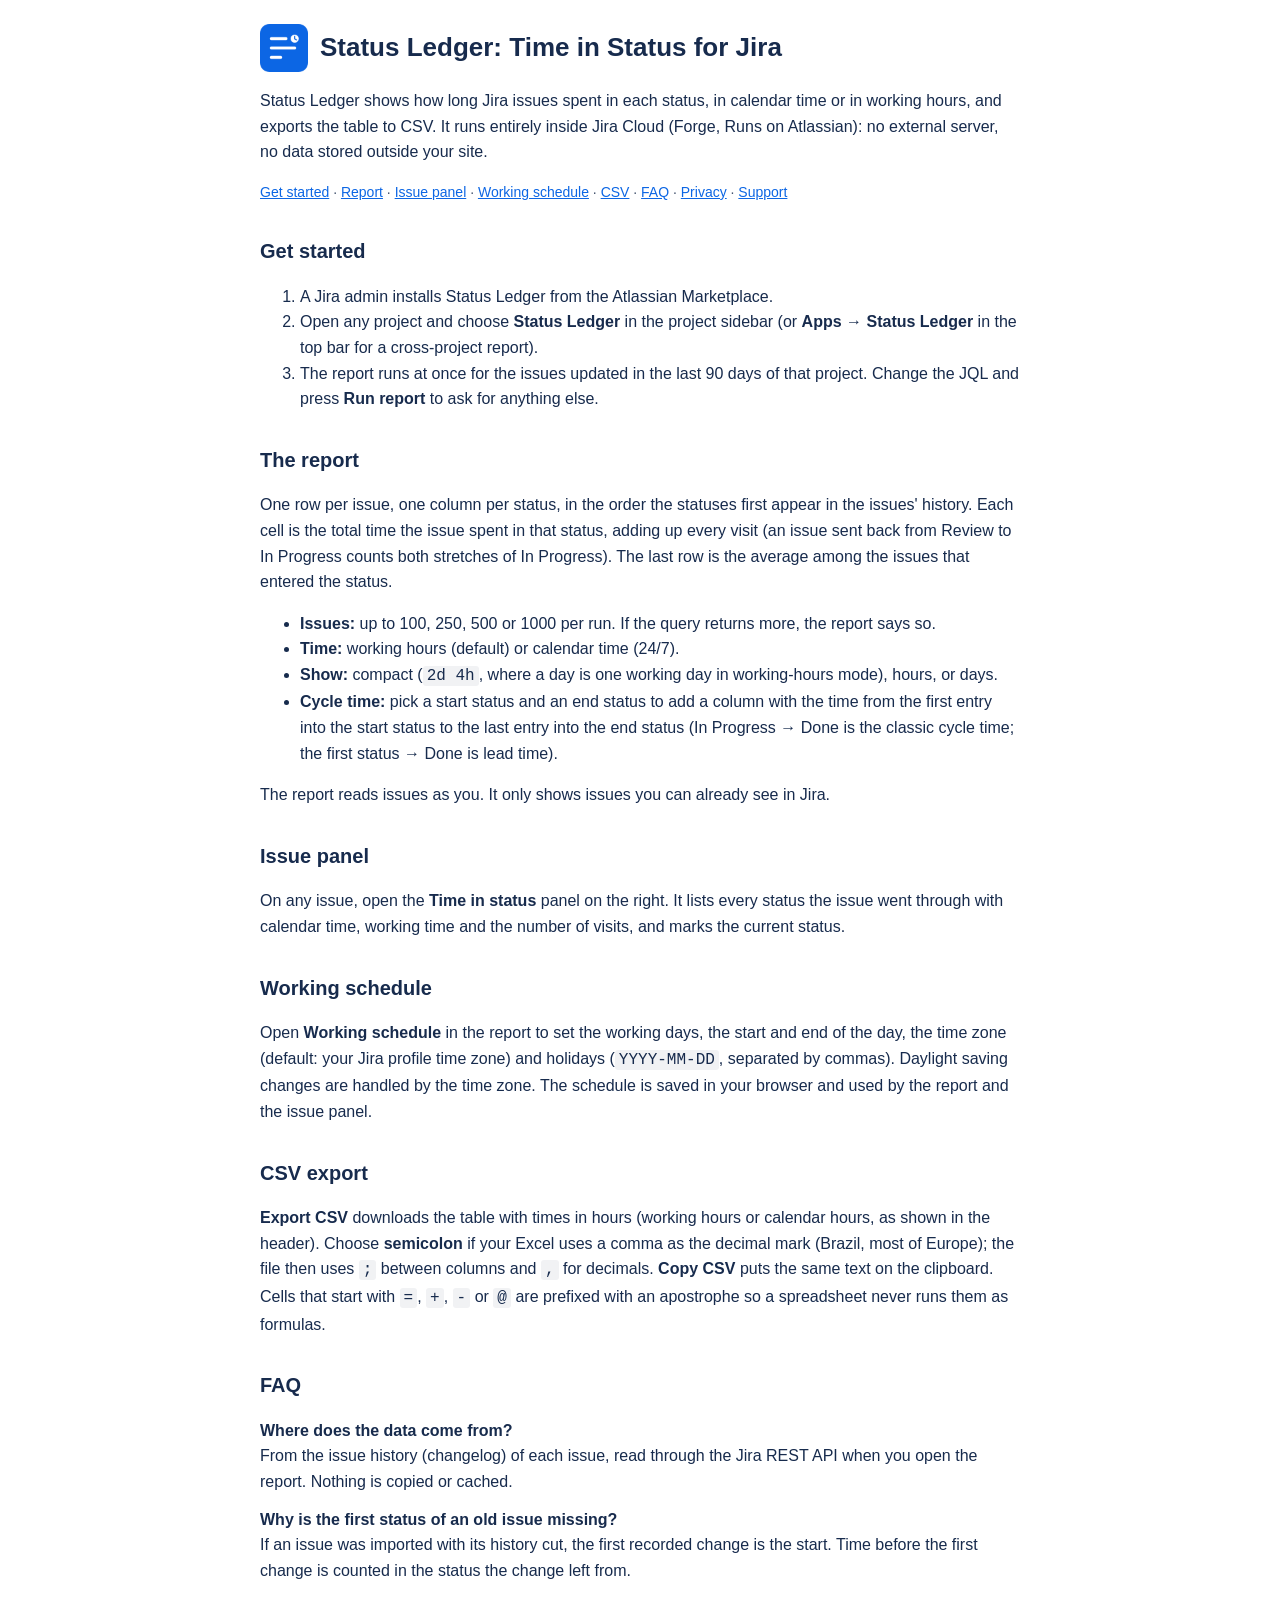
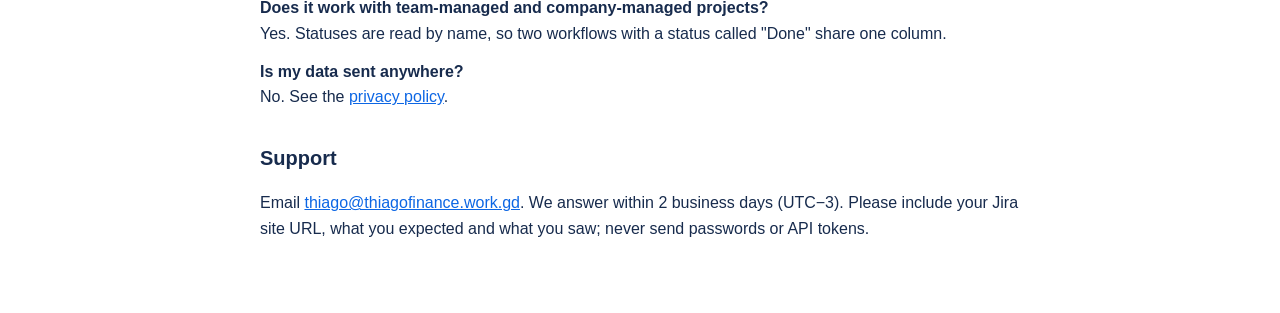
<file: index.html>
<!doctype html>
<html lang="en">
<head>
<meta charset="utf-8">
<meta name="viewport" content="width=device-width, initial-scale=1">
<title>Status Ledger for Jira: documentation</title>
<link rel="icon" href="logo-144.png">
<link rel="stylesheet" href="style.css">
</head>
<body>
<main>
<header><img src="logo-144.png" alt="" width="48" height="48"><h1>Status Ledger: Time in Status for Jira</h1></header>
<p>Status Ledger shows how long Jira issues spent in each status, in calendar time or in working
hours, and exports the table to CSV. It runs entirely inside Jira Cloud (Forge, Runs on Atlassian):
no external server, no data stored outside your site.</p>
<nav><a href="#start">Get started</a> · <a href="#report">Report</a> · <a href="#panel">Issue panel</a> · <a href="#schedule">Working schedule</a> · <a href="#csv">CSV</a> · <a href="#faq">FAQ</a> · <a href="privacy.html">Privacy</a> · <a href="#support">Support</a></nav>

<h2 id="start">Get started</h2>
<ol>
<li>A Jira admin installs Status Ledger from the Atlassian Marketplace.</li>
<li>Open any project and choose <b>Status Ledger</b> in the project sidebar (or <b>Apps → Status Ledger</b> in the top bar for a cross-project report).</li>
<li>The report runs at once for the issues updated in the last 90 days of that project. Change the JQL and press <b>Run report</b> to ask for anything else.</li>
</ol>

<h2 id="report">The report</h2>
<p>One row per issue, one column per status, in the order the statuses first appear in the issues'
history. Each cell is the total time the issue spent in that status, adding up every visit (an
issue sent back from Review to In Progress counts both stretches of In Progress). The last row is
the average among the issues that entered the status.</p>
<ul>
<li><b>Issues:</b> up to 100, 250, 500 or 1000 per run. If the query returns more, the report says so.</li>
<li><b>Time:</b> working hours (default) or calendar time (24/7).</li>
<li><b>Show:</b> compact (<code>2d 4h</code>, where a day is one working day in working-hours mode), hours, or days.</li>
<li><b>Cycle time:</b> pick a start status and an end status to add a column with the time from the first entry into the start status to the last entry into the end status (In Progress → Done is the classic cycle time; the first status → Done is lead time).</li>
</ul>
<p>The report reads issues as you. It only shows issues you can already see in Jira.</p>

<h2 id="panel">Issue panel</h2>
<p>On any issue, open the <b>Time in status</b> panel on the right. It lists every status the issue
went through with calendar time, working time and the number of visits, and marks the current status.</p>

<h2 id="schedule">Working schedule</h2>
<p>Open <b>Working schedule</b> in the report to set the working days, the start and end of the
day, the time zone (default: your Jira profile time zone) and holidays (<code>YYYY-MM-DD</code>,
separated by commas). Daylight saving changes are handled by the time zone. The schedule is saved in
your browser and used by the report and the issue panel.</p>

<h2 id="csv">CSV export</h2>
<p><b>Export CSV</b> downloads the table with times in hours (working hours or calendar hours, as
shown in the header). Choose <b>semicolon</b> if your Excel uses a comma as the decimal mark
(Brazil, most of Europe); the file then uses <code>;</code> between columns and <code>,</code> for
decimals. <b>Copy CSV</b> puts the same text on the clipboard. Cells that start with
<code>=</code>, <code>+</code>, <code>-</code> or <code>@</code> are prefixed with an apostrophe so
a spreadsheet never runs them as formulas.</p>

<h2 id="faq">FAQ</h2>
<dl>
<dt>Where does the data come from?</dt>
<dd>From the issue history (changelog) of each issue, read through the Jira REST API when you open the report. Nothing is copied or cached.</dd>
<dt>Why is the first status of an old issue missing?</dt>
<dd>If an issue was imported with its history cut, the first recorded change is the start. Time before the first change is counted in the status the change left from.</dd>
<dt>Does it work with team-managed and company-managed projects?</dt>
<dd>Yes. Statuses are read by name, so two workflows with a status called "Done" share one column.</dd>
<dt>Is my data sent anywhere?</dt>
<dd>No. See the <a href="privacy.html">privacy policy</a>.</dd>
</dl>

<h2 id="support">Support</h2>
<p>Email <a href="mailto:thiago@thiagofinance.work.gd">thiago@thiagofinance.work.gd</a>. We answer within 2 business days (UTC−3).
Please include your Jira site URL, what you expected and what you saw; never send passwords or API tokens.</p>
</main>
</body>
</html>
</file>
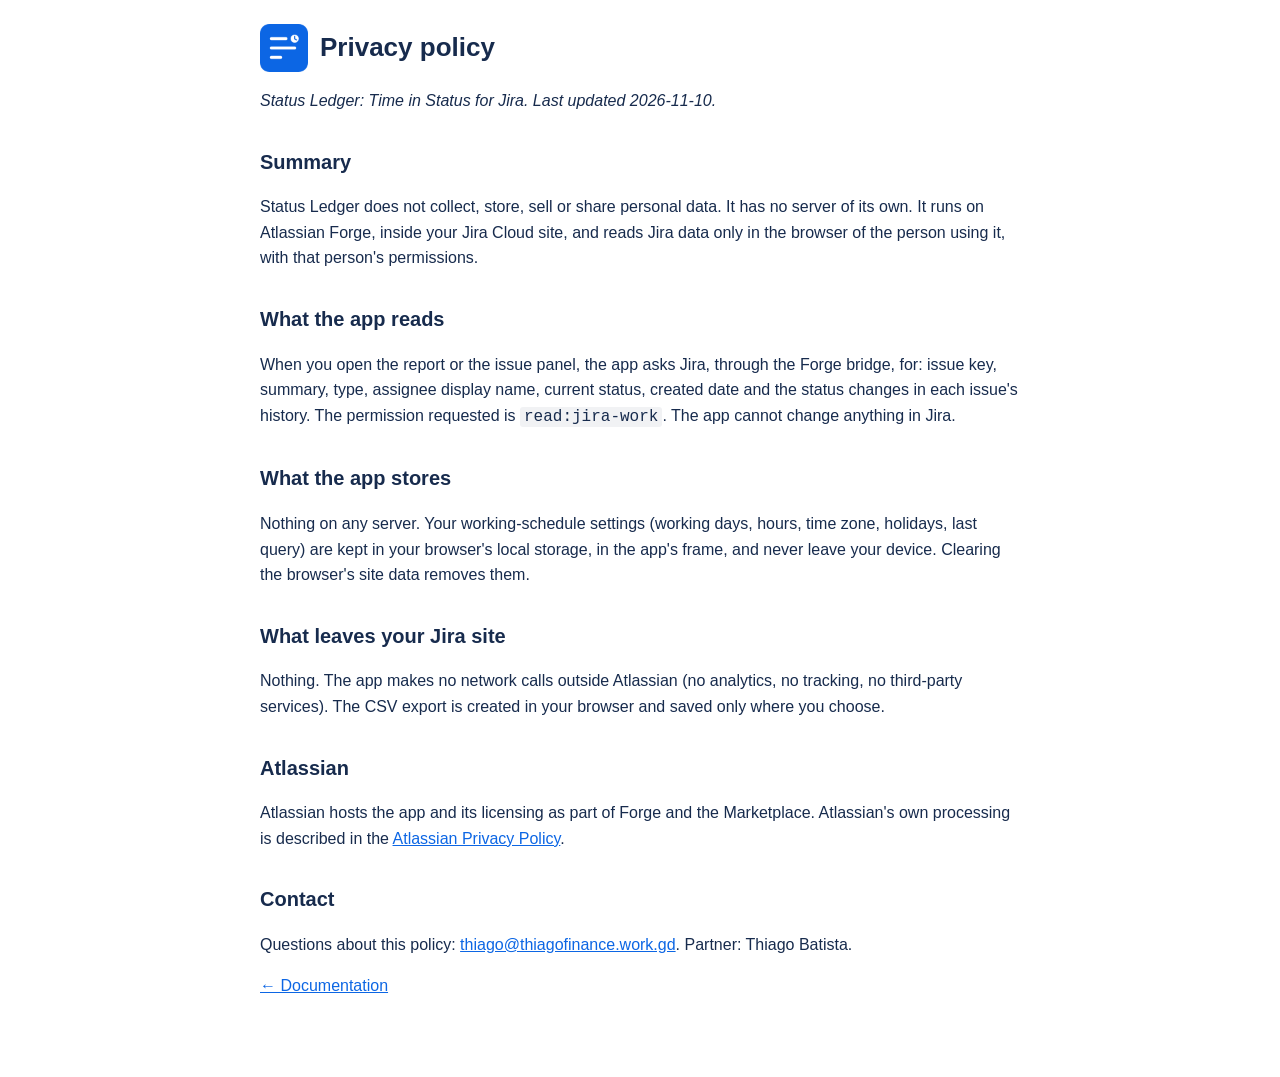
<file: privacy.html>
<!doctype html>
<html lang="en">
<head>
<meta charset="utf-8">
<meta name="viewport" content="width=device-width, initial-scale=1">
<title>Status Ledger for Jira: privacy policy</title>
<link rel="icon" href="logo-144.png">
<link rel="stylesheet" href="style.css">
</head>
<body>
<main>
<header><img src="logo-144.png" alt="" width="48" height="48"><h1>Privacy policy</h1></header>
<p><i>Status Ledger: Time in Status for Jira. Last updated 2026-11-10.</i></p>

<h2>Summary</h2>
<p>Status Ledger does not collect, store, sell or share personal data. It has no server of its own.
It runs on Atlassian Forge, inside your Jira Cloud site, and reads Jira data only in the browser of
the person using it, with that person's permissions.</p>

<h2>What the app reads</h2>
<p>When you open the report or the issue panel, the app asks Jira, through the Forge bridge, for:
issue key, summary, type, assignee display name, current status, created date and the status changes
in each issue's history. The permission requested is <code>read:jira-work</code>. The app cannot
change anything in Jira.</p>

<h2>What the app stores</h2>
<p>Nothing on any server. Your working-schedule settings (working days, hours, time zone, holidays,
last query) are kept in your browser's local storage, in the app's frame, and never leave your
device. Clearing the browser's site data removes them.</p>

<h2>What leaves your Jira site</h2>
<p>Nothing. The app makes no network calls outside Atlassian (no analytics, no tracking, no
third-party services). The CSV export is created in your browser and saved only where you choose.</p>

<h2>Atlassian</h2>
<p>Atlassian hosts the app and its licensing as part of Forge and the Marketplace. Atlassian's own
processing is described in the <a href="https://www.atlassian.com/legal/privacy-policy">Atlassian Privacy Policy</a>.</p>

<h2>Contact</h2>
<p>Questions about this policy: <a href="mailto:thiago@thiagofinance.work.gd">thiago@thiagofinance.work.gd</a>. Partner: Thiago Batista.</p>
<p><a href="index.html">← Documentation</a></p>
</main>
</body>
</html>
</file>
<file: style.css>
:root { --text: #172b4d; --muted: #44546f; --bg: #fff; --link: #0c66e4; --code: #f1f2f4; }
@media (prefers-color-scheme: dark) { :root { --text: #dee4ea; --muted: #9fadbc; --bg: #1d2125; --link: #579dff; --code: #2c333a; } }
body { margin: 0; background: var(--bg); color: var(--text); font: 16px/1.6 -apple-system, BlinkMacSystemFont, "Segoe UI", Roboto, sans-serif; }
main { max-width: 760px; margin: 0 auto; padding: 24px 16px 64px; }
header { display: flex; gap: 12px; align-items: center; }
h1 { font-size: 26px; margin: 0; }
h2 { font-size: 20px; margin-top: 32px; }
a { color: var(--link); }
nav { color: var(--muted); font-size: 14px; margin: 16px 0; }
code { background: var(--code); padding: 1px 4px; border-radius: 3px; }
dt { font-weight: 600; margin-top: 12px; }
dd { margin-left: 0; }
</file>
